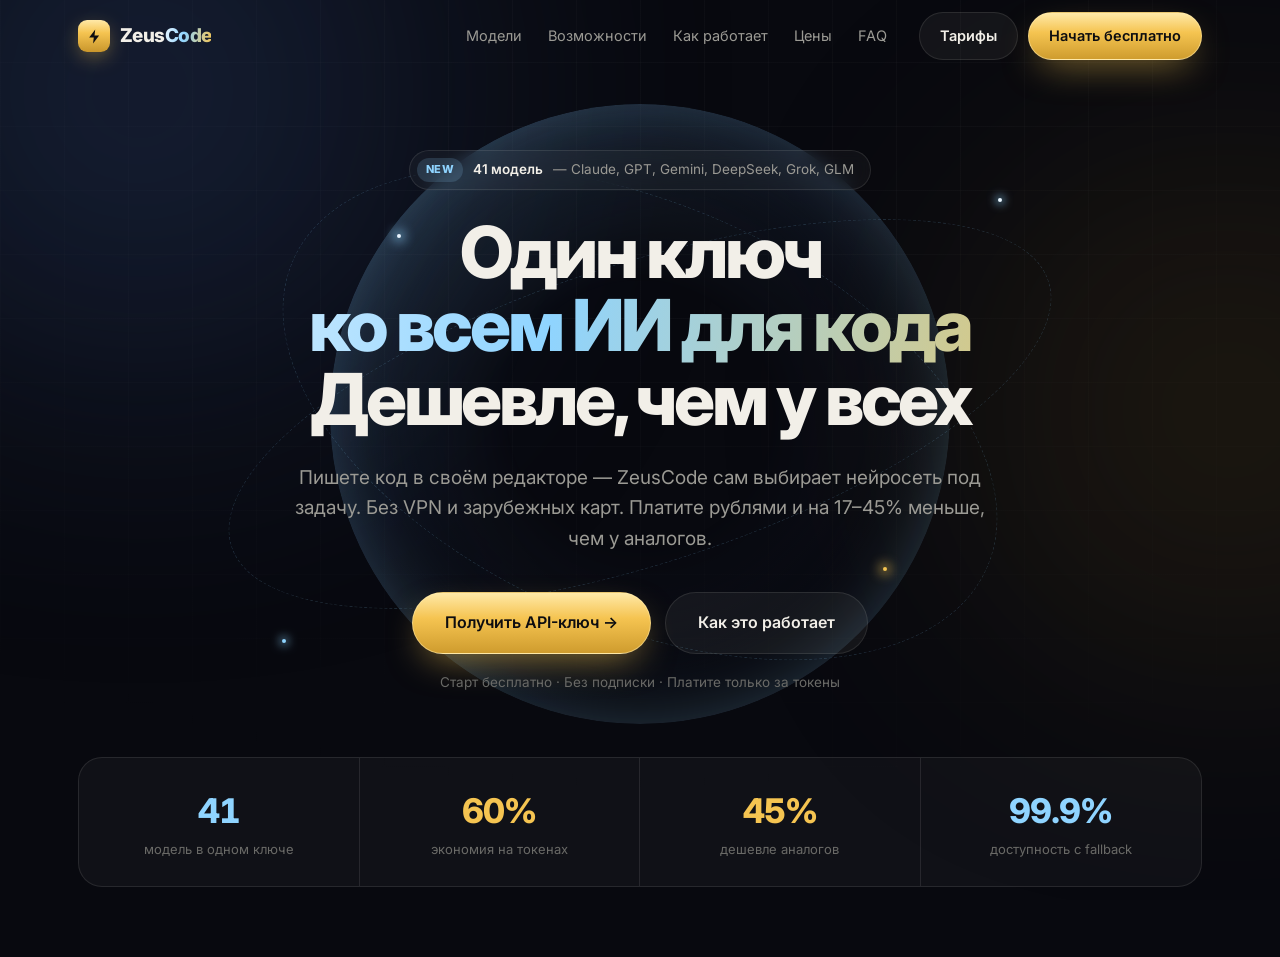
<file: previews/a.html>
<!DOCTYPE html>
<html lang="ru">
<head>
<meta charset="UTF-8">
<meta name="viewport" content="width=device-width, initial-scale=1">
<title>ZeusCode — вариант A: Storm-forged</title>
<link rel="preconnect" href="https://fonts.googleapis.com">
<link rel="preconnect" href="https://fonts.gstatic.com" crossorigin>
<link href="https://fonts.googleapis.com/css2?family=Inter:wght@400;500;600;700;800&display=swap" rel="stylesheet">
<link rel="stylesheet" href="base.css">
<style>
:root {
  /* A — Storm-forged: грозовой графит + молния + золото, тёплый мрамор в тексте */
  --bg: #08090f;
  --text: #f2efe8;
  --muted: #9b9a94;
  --dim: #6a6a67;
  --stroke: rgba(242,239,232,0.10);
  --surface: rgba(242,239,232,0.035);
  --grid: rgba(242,239,232,0.022);

  --bolt: #8fd4ff;
  --gold: #f5c451;
  --ink: #0d0d10;

  --mark: linear-gradient(180deg, #ffe9a8 0%, #f5c451 40%, #c9962c 100%);
  --mark-glow: 0 6px 22px -6px rgba(245,196,81,0.75);
  --grad-text: linear-gradient(100deg, #eaf6ff 0%, #8fd4ff 42%, #f5c451 100%);

  --cta-bg: linear-gradient(180deg, #ffe9a8 0%, #f5c451 42%, #cf9c2e 100%);
  --cta-fg: #0d0d10;
  --cta-edge: rgba(255,233,168,0.55);
  --cta-shadow: 0 14px 36px -12px rgba(245,196,81,0.6);
  --ghost-bg: rgba(242,239,232,0.05);

  --pill-bg: rgba(143,212,255,0.16);
  --pill-fg: #8fd4ff;

  --planet: radial-gradient(circle at 36% 32%, rgba(143,212,255,0.20), rgba(30,44,70,0.30) 45%, rgba(8,9,15,0) 72%);
  --planet-rim: inset 0 0 90px -10px rgba(143,212,255,0.30);
  --orbit: rgba(143,212,255,0.16);
}
.blob--1 { width: 560px; height: 560px; background: #2a3f6b; opacity: 0.45; top: -190px; left: -140px; }
.blob--2 { width: 420px; height: 420px; background: #7a5a16; opacity: 0.30; top: 200px; right: -160px; }
.stat__n { color: var(--bolt); }
.stat__n.gold { color: var(--gold); }
</style>
</head>
<body>

<div class="bg">
  <div class="bg__grid"></div>
  <div class="blob blob--1"></div>
  <div class="blob blob--2"></div>
  <div class="planet"></div>
  <div class="orbit"></div>
  <div class="orbit orbit--2"></div>
  <div class="spark" style="left:31%;top:26%;background:#eaf6ff;box-shadow:0 0 12px 3px rgba(143,212,255,.9)"></div>
  <div class="spark" style="left:69%;top:63%;background:#f5c451;box-shadow:0 0 12px 3px rgba(245,196,81,.8)"></div>
  <div class="spark" style="left:22%;top:71%;background:#8fd4ff;box-shadow:0 0 10px 2px rgba(143,212,255,.7)"></div>
  <div class="spark" style="left:78%;top:22%;background:#eaf6ff;box-shadow:0 0 10px 2px rgba(143,212,255,.8)"></div>
</div>

<header class="header">
  <div class="wrap header__in">
    <a class="logo" href="#">
      <span class="logo__mark"><svg viewBox="0 0 24 24"><path d="M13 2 4.5 13.5H11l-1 8.5 8.5-11.5H12z" fill="#0d0d10"/></svg></span>
      Zeus<span style="background:var(--grad-text);-webkit-background-clip:text;background-clip:text;color:transparent">Code</span>
    </a>
    <nav class="nav"><a>Модели</a><a>Возможности</a><a>Как работает</a><a>Цены</a><a>FAQ</a></nav>
    <div class="head__cta">
      <a class="btn btn--ghost">Тарифы</a>
      <a class="btn btn--primary">Начать бесплатно</a>
    </div>
  </div>
</header>

<section class="hero">
  <div class="wrap">
    <div class="badge"><span class="pill">NEW</span><b>41 модель</b> — Claude, GPT, Gemini, DeepSeek, Grok, GLM</div>
    <h1>
      <span class="line">Один ключ</span>
      <span class="line accent">ко всем ИИ для кода</span>
      <span class="line">Дешевле, чем у всех</span>
    </h1>
    <p class="sub">Пишете код в своём редакторе — ZeusCode сам выбирает нейросеть под задачу. Без VPN и зарубежных карт. Платите рублями и на 17–45% меньше, чем у аналогов.</p>
    <div class="actions">
      <a class="btn btn--primary btn--lg">Получить API-ключ →</a>
      <a class="btn btn--ghost btn--lg">Как это работает</a>
    </div>
    <p class="note">Старт бесплатно · Без подписки · Платите только за токены</p>

    <div class="stats">
      <div class="stat"><div class="stat__n mono">41</div><div class="stat__l">модель в одном ключе</div></div>
      <div class="stat"><div class="stat__n mono gold">60%</div><div class="stat__l">экономия на токенах</div></div>
      <div class="stat"><div class="stat__n mono gold">45%</div><div class="stat__l">дешевле аналогов</div></div>
      <div class="stat"><div class="stat__n mono">99.9%</div><div class="stat__l">доступность с fallback</div></div>
    </div>
  </div>
</section>

</body>
</html>
</file>
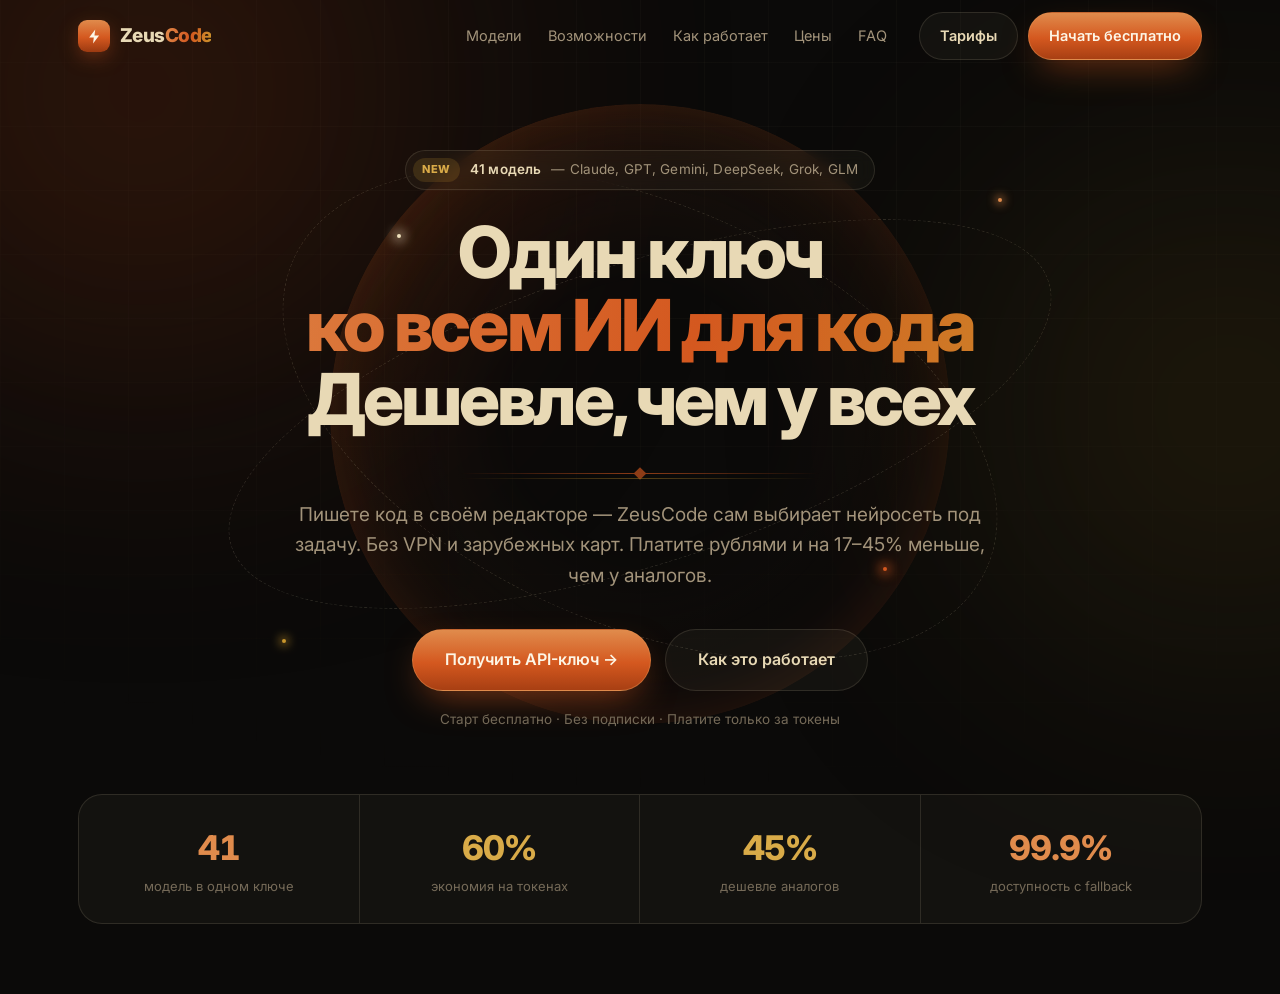
<file: previews/b.html>
<!DOCTYPE html>
<html lang="ru">
<head>
<meta charset="UTF-8">
<meta name="viewport" content="width=device-width, initial-scale=1">
<title>ZeusCode — вариант B: Black-figure</title>
<link rel="preconnect" href="https://fonts.googleapis.com">
<link rel="preconnect" href="https://fonts.gstatic.com" crossorigin>
<link href="https://fonts.googleapis.com/css2?family=Inter:wght@400;500;600;700;800&display=swap" rel="stylesheet">
<link rel="stylesheet" href="base.css">
<style>
:root {
  /* B — Black-figure: чёрный лак + терракота + кремовый, как античная вазопись */
  --bg: #0b0a09;
  --text: #e8d9b5;
  --muted: #a2937a;
  --dim: #756a58;
  --stroke: rgba(232,217,181,0.13);
  --surface: rgba(232,217,181,0.04);
  --grid: rgba(232,217,181,0.025);

  --terra: #d4581f;
  --terra-soft: #e08b4c;
  --gold: #c9962c;
  --ink: #0b0a09;

  --mark: linear-gradient(180deg, #e08b4c 0%, #d4581f 55%, #9c3a11 100%);
  --mark-glow: 0 6px 22px -6px rgba(212,88,31,0.8);
  --grad-text: linear-gradient(100deg, #e08b4c 0%, #d4581f 55%, #c9962c 100%);

  --cta-bg: linear-gradient(180deg, #e08b4c 0%, #d4581f 55%, #a83f13 100%);
  --cta-fg: #fdf6e6;
  --cta-edge: rgba(224,139,76,0.5);
  --cta-shadow: 0 14px 36px -12px rgba(212,88,31,0.62);
  --ghost-bg: rgba(232,217,181,0.045);

  --pill-bg: rgba(201,150,44,0.18);
  --pill-fg: #d9ab48;

  --planet: radial-gradient(circle at 36% 32%, rgba(212,88,31,0.14), rgba(70,38,18,0.20) 45%, rgba(11,10,9,0) 72%);
  --planet-rim: inset 0 0 90px -10px rgba(212,88,31,0.22);
  --orbit: rgba(232,217,181,0.15);
}
.blob--1 { width: 560px; height: 560px; background: #6b2a0e; opacity: 0.40; top: -190px; left: -140px; }
.blob--2 { width: 420px; height: 420px; background: #6d5518; opacity: 0.30; top: 200px; right: -160px; }
.stat__n { color: var(--terra-soft); }
.stat__n.gold { color: #d9ab48; }
/* античный разделитель: тонкая двойная линия с ромбом */
.meander {
  position: relative; height: 1px; margin: 36px auto 0; max-width: 360px;
  background: linear-gradient(90deg, transparent, var(--terra), transparent); opacity: 0.65;
}
.meander::before {
  content: ""; position: absolute; left: 50%; top: -4px; width: 9px; height: 9px;
  transform: translateX(-50%) rotate(45deg); background: var(--terra);
}
.meander::after {
  content: ""; position: absolute; left: 0; right: 0; top: 5px; height: 1px;
  background: linear-gradient(90deg, transparent, rgba(201,150,44,0.6), transparent);
}
h1 { letter-spacing: -0.04em; }
.badge { letter-spacing: 0.01em; }
</style>
</head>
<body>

<div class="bg">
  <div class="bg__grid"></div>
  <div class="blob blob--1"></div>
  <div class="blob blob--2"></div>
  <div class="planet"></div>
  <div class="orbit"></div>
  <div class="orbit orbit--2"></div>
  <div class="spark" style="left:31%;top:26%;background:#f1e2bd;box-shadow:0 0 12px 3px rgba(232,217,181,.8)"></div>
  <div class="spark" style="left:69%;top:63%;background:#d4581f;box-shadow:0 0 12px 3px rgba(212,88,31,.9)"></div>
  <div class="spark" style="left:22%;top:71%;background:#c9962c;box-shadow:0 0 10px 2px rgba(201,150,44,.8)"></div>
  <div class="spark" style="left:78%;top:22%;background:#e08b4c;box-shadow:0 0 10px 2px rgba(224,139,76,.8)"></div>
</div>

<header class="header">
  <div class="wrap header__in">
    <a class="logo" href="#">
      <span class="logo__mark"><svg viewBox="0 0 24 24"><path d="M13 2 4.5 13.5H11l-1 8.5 8.5-11.5H12z" fill="#fdf6e6"/></svg></span>
      Zeus<span style="background:var(--grad-text);-webkit-background-clip:text;background-clip:text;color:transparent">Code</span>
    </a>
    <nav class="nav"><a>Модели</a><a>Возможности</a><a>Как работает</a><a>Цены</a><a>FAQ</a></nav>
    <div class="head__cta">
      <a class="btn btn--ghost">Тарифы</a>
      <a class="btn btn--primary">Начать бесплатно</a>
    </div>
  </div>
</header>

<section class="hero">
  <div class="wrap">
    <div class="badge"><span class="pill">NEW</span><b>41 модель</b> — Claude, GPT, Gemini, DeepSeek, Grok, GLM</div>
    <h1>
      <span class="line">Один ключ</span>
      <span class="line accent">ко всем ИИ для кода</span>
      <span class="line">Дешевле, чем у всех</span>
    </h1>
    <div class="meander"></div>
    <p class="sub">Пишете код в своём редакторе — ZeusCode сам выбирает нейросеть под задачу. Без VPN и зарубежных карт. Платите рублями и на 17–45% меньше, чем у аналогов.</p>
    <div class="actions">
      <a class="btn btn--primary btn--lg">Получить API-ключ →</a>
      <a class="btn btn--ghost btn--lg">Как это работает</a>
    </div>
    <p class="note">Старт бесплатно · Без подписки · Платите только за токены</p>

    <div class="stats">
      <div class="stat"><div class="stat__n mono">41</div><div class="stat__l">модель в одном ключе</div></div>
      <div class="stat"><div class="stat__n mono gold">60%</div><div class="stat__l">экономия на токенах</div></div>
      <div class="stat"><div class="stat__n mono gold">45%</div><div class="stat__l">дешевле аналогов</div></div>
      <div class="stat"><div class="stat__n mono">99.9%</div><div class="stat__l">доступность с fallback</div></div>
    </div>
  </div>
</section>

</body>
</html>
</file>
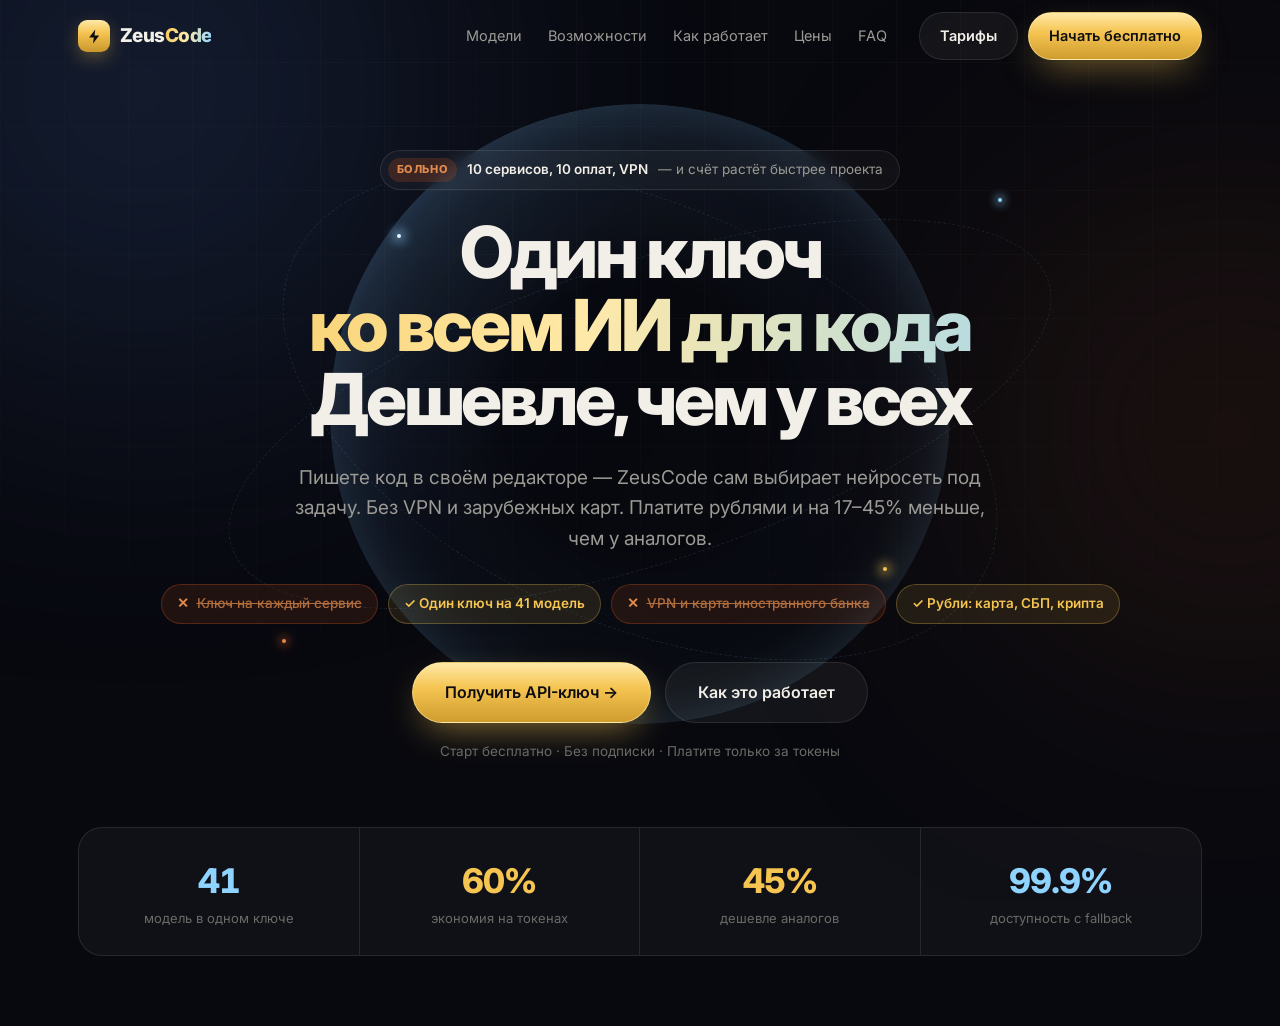
<file: previews/c.html>
<!DOCTYPE html>
<html lang="ru">
<head>
<meta charset="UTF-8">
<meta name="viewport" content="width=device-width, initial-scale=1">
<title>ZeusCode — вариант C: гибрид (гроза + золото + терракота)</title>
<link rel="preconnect" href="https://fonts.googleapis.com">
<link rel="preconnect" href="https://fonts.gstatic.com" crossorigin>
<link href="https://fonts.googleapis.com/css2?family=Inter:wght@400;500;600;700;800&display=swap" rel="stylesheet">
<link rel="stylesheet" href="base.css">
<style>
:root {
  /* C — гибрид: база A, терракота = проблема, золото = решение */
  --bg: #08090f;
  --text: #f2efe8;
  --muted: #9b9a94;
  --dim: #6a6a67;
  --stroke: rgba(242,239,232,0.10);
  --surface: rgba(242,239,232,0.035);
  --grid: rgba(242,239,232,0.022);

  --bolt: #8fd4ff;
  --gold: #f5c451;
  --ink: #0d0d10;

  --mark: linear-gradient(180deg, #ffe9a8 0%, #f5c451 40%, #c9962c 100%);
  --mark-glow: 0 6px 22px -6px rgba(245,196,81,0.75);
  --grad-text: linear-gradient(100deg, #f5c451 0%, #ffe9a8 45%, #8fd4ff 100%);

  --cta-bg: linear-gradient(180deg, #ffe9a8 0%, #f5c451 42%, #cf9c2e 100%);
  --cta-fg: #0d0d10;
  --cta-edge: rgba(255,233,168,0.55);
  --cta-shadow: 0 14px 36px -12px rgba(245,196,81,0.6);
  --ghost-bg: rgba(242,239,232,0.05);

  --pill-bg: rgba(212,88,31,0.20);
  --pill-fg: #e08b4c;

  /* семантика нарратива */
  --bad: #e08b4c; --bad-bg: rgba(212,88,31,0.12); --bad-edge: rgba(212,88,31,0.30);
  --good: #f5c451; --good-bg: rgba(245,196,81,0.10); --good-edge: rgba(245,196,81,0.28);

  --planet: radial-gradient(circle at 36% 32%, rgba(143,212,255,0.18), rgba(30,44,70,0.28) 45%, rgba(8,9,15,0) 72%);
  --planet-rim: inset 0 0 90px -10px rgba(143,212,255,0.26);
  --orbit: rgba(143,212,255,0.14);
}
.blob--1 { width: 560px; height: 560px; background: #2a3f6b; opacity: 0.42; top: -190px; left: -140px; }
.blob--2 { width: 440px; height: 440px; background: #7a3a12; opacity: 0.26; top: 210px; right: -170px; }
.stat__n { color: var(--bolt); }
.stat__n.gold { color: var(--gold); }
</style>
</head>
<body>

<div class="bg">
  <div class="bg__grid"></div>
  <div class="blob blob--1"></div>
  <div class="blob blob--2"></div>
  <div class="planet"></div>
  <div class="orbit"></div>
  <div class="orbit orbit--2"></div>
  <div class="spark" style="left:31%;top:26%;background:#eaf6ff;box-shadow:0 0 12px 3px rgba(143,212,255,.9)"></div>
  <div class="spark" style="left:69%;top:63%;background:#f5c451;box-shadow:0 0 12px 3px rgba(245,196,81,.85)"></div>
  <div class="spark" style="left:22%;top:71%;background:#e08b4c;box-shadow:0 0 10px 2px rgba(212,88,31,.7)"></div>
  <div class="spark" style="left:78%;top:22%;background:#8fd4ff;box-shadow:0 0 10px 2px rgba(143,212,255,.8)"></div>
</div>

<header class="header">
  <div class="wrap header__in">
    <a class="logo" href="#">
      <span class="logo__mark"><svg viewBox="0 0 24 24"><path d="M13 2 4.5 13.5H11l-1 8.5 8.5-11.5H12z" fill="#0d0d10"/></svg></span>
      Zeus<span style="background:var(--grad-text);-webkit-background-clip:text;background-clip:text;color:transparent">Code</span>
    </a>
    <nav class="nav"><a>Модели</a><a>Возможности</a><a>Как работает</a><a>Цены</a><a>FAQ</a></nav>
    <div class="head__cta">
      <a class="btn btn--ghost">Тарифы</a>
      <a class="btn btn--primary">Начать бесплатно</a>
    </div>
  </div>
</header>

<section class="hero">
  <div class="wrap">
    <div class="badge"><span class="pill">БОЛЬНО</span><b>10 сервисов, 10 оплат, VPN</b> — и счёт растёт быстрее проекта</div>
    <h1>
      <span class="line">Один ключ</span>
      <span class="line accent">ко всем ИИ для кода</span>
      <span class="line">Дешевле, чем у всех</span>
    </h1>
    <p class="sub">Пишете код в своём редакторе — ZeusCode сам выбирает нейросеть под задачу. Без VPN и зарубежных карт. Платите рублями и на 17–45% меньше, чем у аналогов.</p>

    <div class="pairs">
      <span class="tag tag--bad">✕ <s>Ключ на каждый сервис</s></span>
      <span class="tag tag--good">✓ Один ключ на 41 модель</span>
      <span class="tag tag--bad">✕ <s>VPN и карта иностранного банка</s></span>
      <span class="tag tag--good">✓ Рубли: карта, СБП, крипта</span>
    </div>

    <div class="actions">
      <a class="btn btn--primary btn--lg">Получить API-ключ →</a>
      <a class="btn btn--ghost btn--lg">Как это работает</a>
    </div>
    <p class="note">Старт бесплатно · Без подписки · Платите только за токены</p>

    <div class="stats">
      <div class="stat"><div class="stat__n mono">41</div><div class="stat__l">модель в одном ключе</div></div>
      <div class="stat"><div class="stat__n mono gold">60%</div><div class="stat__l">экономия на токенах</div></div>
      <div class="stat"><div class="stat__n mono gold">45%</div><div class="stat__l">дешевле аналогов</div></div>
      <div class="stat"><div class="stat__n mono">99.9%</div><div class="stat__l">доступность с fallback</div></div>
    </div>
  </div>
</section>

</body>
</html>
</file>
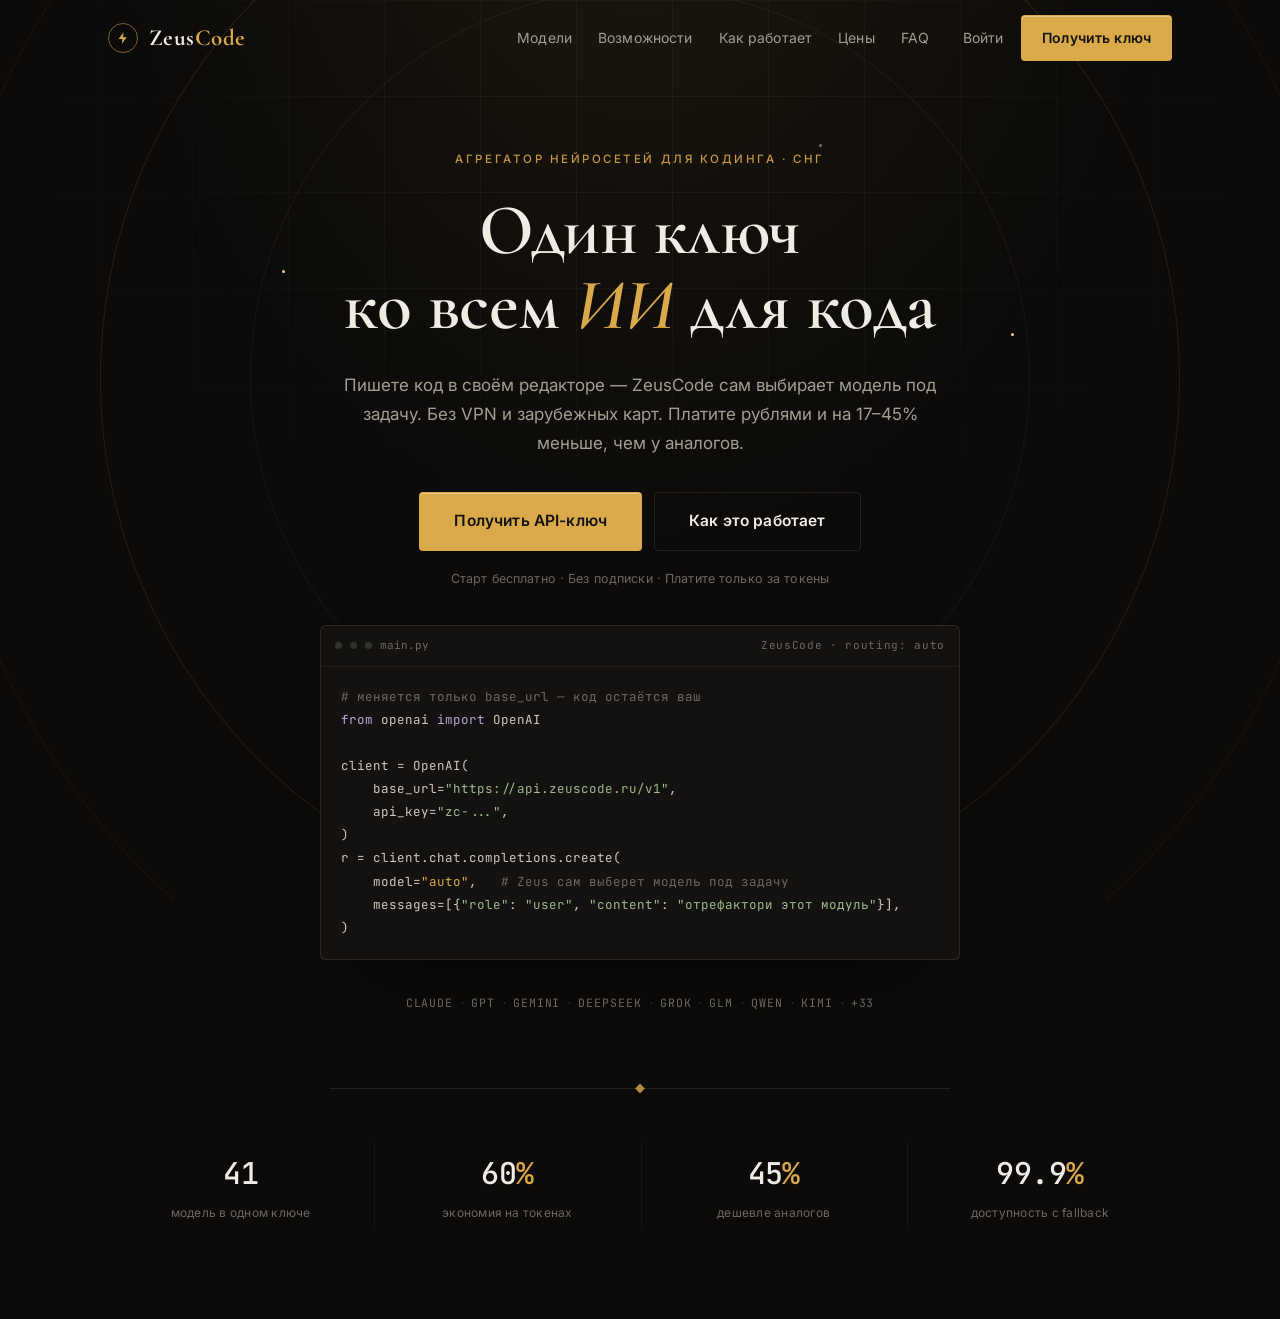
<file: previews/pro.html>
<!DOCTYPE html>
<html lang="ru">
<head>
<meta charset="UTF-8">
<meta name="viewport" content="width=device-width, initial-scale=1">
<title>ZeusCode — Olympus</title>
<link rel="preconnect" href="https://fonts.googleapis.com">
<link rel="preconnect" href="https://fonts.gstatic.com" crossorigin>
<link href="https://fonts.googleapis.com/css2?family=Cormorant+Garamond:ital,wght@0,500;0,600;0,700;1,600&family=Inter:wght@400;500;600;700&family=JetBrains+Mono:wght@500;700&display=swap" rel="stylesheet">
<style>
/* ================== Olympus: одна температура, один акцент ================== */
:root {
  /* тёплый графит — та же температура, что у золота */
  --bg: #0c0b0a;
  --bg-lift: #141210;
  --marble: #f0ece3;
  --muted: #a49d91;
  --dim: #6e685f;
  --hair: rgba(240,236,227,0.10);
  --hair-soft: rgba(240,236,227,0.055);

  --gold: #d9a94a;
  --gold-hi: #f0cf87;
  --gold-deep: #a97c25;
  --ink: #14120e;

  --maxw: 1120px;
}
* { box-sizing: border-box; }
body {
  margin: 0; background: var(--bg); color: var(--marble);
  font-family: "Inter", -apple-system, "Segoe UI", Roboto, sans-serif;
  font-size: 16px; line-height: 1.6; -webkit-font-smoothing: antialiased;
}
a { color: inherit; text-decoration: none; }
.wrap { max-width: var(--maxw); margin: 0 auto; padding: 0 28px; }

/* ---------- фон: один источник света сверху + тонкая сетка ---------- */
.bg { position: fixed; inset: 0; z-index: -1; overflow: hidden; pointer-events: none; }
.bg__light {
  position: absolute; left: 50%; top: -30%; width: 1200px; height: 900px;
  transform: translateX(-50%);
  background: radial-gradient(ellipse at 50% 0%, rgba(217,169,74,0.10), rgba(217,169,74,0.03) 42%, transparent 68%);
}
.bg__grid {
  position: absolute; inset: 0;
  background-image: linear-gradient(var(--hair-soft) 1px, transparent 1px),
                    linear-gradient(90deg, var(--hair-soft) 1px, transparent 1px);
  background-size: 96px 96px;
  -webkit-mask-image: radial-gradient(ellipse 70% 60% at 50% 18%, #000 10%, transparent 72%);
          mask-image: radial-gradient(ellipse 70% 60% at 50% 18%, #000 10%, transparent 72%);
}
/* геометрия вместо размытых пятен: тонкие орбиты */
.arc {
  position: absolute; left: 50%; top: 42%; transform: translate(-50%,-50%) rotate(-14deg);
  border: 1px solid rgba(217,169,74,0.13); border-radius: 50%;
}
.arc--1 { width: 1080px; height: 1080px; }
.arc--2 { width: 780px; height: 780px; border-color: rgba(240,236,227,0.055); }
.arc--3 { width: 1400px; height: 1400px; border-color: rgba(217,169,74,0.07); }
.dot { position: absolute; width: 3px; height: 3px; border-radius: 50%; background: var(--gold-hi); }

/* ---------- хедер ---------- */
.header { position: fixed; inset: 0 0 auto; z-index: 10; border-bottom: 1px solid transparent; }
.header__in { display: flex; align-items: center; gap: 34px; height: 76px; }
.logo { display: flex; align-items: center; gap: 11px; font-size: 19px; letter-spacing: 0.01em; }
.logo__mark {
  width: 30px; height: 30px; flex: none; display: grid; place-items: center;
  border: 1px solid rgba(217,169,74,0.55); border-radius: 50%; color: var(--gold);
}
.logo__mark svg { width: 14px; height: 14px; }
.logo b { font-family: "Cormorant Garamond", Georgia, serif; font-weight: 700; font-size: 23px; letter-spacing: 0.02em; }
.logo span { color: var(--gold); }
.nav { display: flex; gap: 26px; margin-left: auto; font-size: 14px; color: var(--muted); letter-spacing: 0.01em; }
.nav a:hover { color: var(--marble); }
.head__cta { display: flex; align-items: center; gap: 18px; }
</style>
<style id="s2">
/* ---------- кнопки: плоское золото, тёмная гравировка ---------- */
.link { font-size: 14px; color: var(--muted); }
.link:hover { color: var(--marble); }
.btn {
  display: inline-flex; align-items: center; justify-content: center;
  border: 1px solid transparent; border-radius: 4px;
  padding: 11px 20px; font-size: 14px; font-weight: 600; letter-spacing: 0.01em;
  cursor: pointer; white-space: nowrap; transition: 0.2s ease;
}
.btn--lg { padding: 16px 34px; font-size: 15.5px; }
.btn--gold {
  background: var(--gold); color: var(--ink);
  box-shadow: inset 0 1px 0 rgba(255,255,255,0.35);
}
.btn--gold:hover { background: var(--gold-hi); }
.btn--line { color: var(--marble); border-color: var(--hair); background: transparent; }
.btn--line:hover { border-color: rgba(217,169,74,0.55); color: var(--gold-hi); }

/* ---------- герой ---------- */
.hero { padding: 150px 0 90px; text-align: center; }
.eyebrow {
  margin: 0; font-size: 11.5px; font-weight: 500; letter-spacing: 0.22em;
  text-transform: uppercase; color: var(--gold); opacity: 0.9;
}
h1 {
  margin: 26px 0 0;
  font-family: "Cormorant Garamond", Georgia, serif;
  font-weight: 600; font-size: clamp(44px, 5.6vw, 78px); line-height: 1.04;
  letter-spacing: -0.005em; color: var(--marble);
}
h1 em { font-style: italic; font-weight: 600; color: var(--gold); }
.sub {
  margin: 28px auto 0; max-width: 56ch; color: var(--muted);
  font-size: 17px; line-height: 1.7;
}
.actions { display: flex; gap: 12px; justify-content: center; margin-top: 34px; }
.note { margin-top: 18px; font-size: 12.5px; color: var(--dim); letter-spacing: 0.01em; }

/* ---------- разделитель-хайрлайн с ромбом ---------- */
.rule { position: relative; height: 1px; margin: 76px auto 0; max-width: 620px; background: var(--hair); }
.rule::after {
  content: ""; position: absolute; left: 50%; top: -3.5px; width: 7px; height: 7px;
  transform: translateX(-50%) rotate(45deg); background: var(--gold); opacity: 0.8;
}

/* ---------- статы: моно-цифры, без цветного конфетти ---------- */
.stats { margin-top: 54px; display: grid; grid-template-columns: repeat(4, 1fr); gap: 1px; }
.stat { padding: 6px 14px; border-left: 1px solid var(--hair-soft); }
.stat:first-child { border-left: none; }
.stat__n {
  font-family: "JetBrains Mono", ui-monospace, monospace;
  font-weight: 500; font-size: 30px; letter-spacing: -0.02em; color: var(--marble);
}
.stat__n i { font-style: normal; color: var(--gold); }
.stat__l { margin-top: 6px; font-size: 12px; color: var(--dim); letter-spacing: 0.02em; }

/* ---------- модели: моно-строка вместо цветных чипов ---------- */
.models {
  margin-top: 34px; display: flex; flex-wrap: wrap; justify-content: center;
  gap: 10px 18px; font-family: "JetBrains Mono", monospace; font-size: 11.5px;
  color: var(--dim); letter-spacing: 0.08em; text-transform: uppercase;
}
.models span { position: relative; }
.models span + span::before { content: "·"; position: absolute; left: -12px; color: rgba(240,236,227,0.16); }

/* ---------- окно кода: инженерия внутри, миф снаружи ---------- */
.ide {
  margin: 36px auto 0; max-width: 640px; text-align: left;
  background: var(--bg-lift); border: 1px solid var(--hair); border-radius: 6px;
  overflow: hidden; box-shadow: 0 40px 90px -50px rgba(0,0,0,0.9);
}
.ide__bar {
  display: flex; align-items: center; gap: 8px; padding: 11px 14px;
  border-bottom: 1px solid var(--hair-soft);
  font-family: "JetBrains Mono", monospace; font-size: 11px; color: var(--dim);
}
.ide__bar i { width: 7px; height: 7px; border-radius: 50%; background: rgba(240,236,227,0.14); }
.ide__bar span { margin-left: auto; letter-spacing: 0.06em; }
.ide pre {
  margin: 0; padding: 18px 20px 20px;
  font-family: "JetBrains Mono", monospace; font-size: 12.5px; line-height: 1.85;
  color: #cfc9bd; overflow-x: auto;
}
.c { color: #6e685f; }
.k { color: #b9a9d8; }
.s { color: #9fb98d; }
.g { color: var(--gold); }
</style>
</head>
<body>
<div class="bg">
  <div class="bg__light"></div>
  <div class="bg__grid"></div>
  <div class="arc arc--1"></div>
  <div class="arc arc--2"></div>
  <div class="arc arc--3"></div>
  <div class="dot" style="left:22%;top:30%"></div>
  <div class="dot" style="left:79%;top:37%"></div>
  <div class="dot" style="left:35%;top:74%;background:rgba(240,236,227,.55)"></div>
  <div class="dot" style="left:64%;top:16%;background:rgba(240,236,227,.45)"></div>
</div>

<header class="header">
  <div class="wrap header__in">
    <a class="logo" href="#">
      <span class="logo__mark"><svg viewBox="0 0 24 24"><path d="M13 2 4.5 13.5H11l-1 8.5 8.5-11.5H12z" fill="currentColor"/></svg></span>
      <b>Zeus<span>Code</span></b>
    </a>
    <nav class="nav"><a>Модели</a><a>Возможности</a><a>Как работает</a><a>Цены</a><a>FAQ</a></nav>
    <div class="head__cta">
      <a class="link">Войти</a>
      <a class="btn btn--gold">Получить ключ</a>
    </div>
  </div>
</header>

<section class="hero">
  <div class="wrap">
    <p class="eyebrow">Агрегатор нейросетей для кодинга · СНГ</p>
    <h1>
      Один ключ<br>
      ко всем <em>ИИ</em> для кода
    </h1>
    <p class="sub">
      Пишете код в своём редакторе — ZeusCode сам выбирает модель под задачу.
      Без VPN и зарубежных карт. Платите рублями и на 17–45% меньше, чем у аналогов.
    </p>
    <div class="actions">
      <a class="btn btn--gold btn--lg">Получить API-ключ</a>
      <a class="btn btn--line btn--lg">Как это работает</a>
    </div>
    <p class="note">Старт бесплатно · Без подписки · Платите только за токены</p>

    <div class="ide">
      <div class="ide__bar"><i></i><i></i><i></i> main.py <span>ZeusCode · routing: auto</span></div>
<pre><span class="c"># меняется только base_url — код остаётся ваш</span>
<span class="k">from</span> openai <span class="k">import</span> OpenAI

client = OpenAI(
    base_url=<span class="s">"https://api.zeuscode.ru/v1"</span>,
    api_key=<span class="s">"zc-..."</span>,
)
r = client.chat.completions.create(
    model=<span class="g">"auto"</span>,   <span class="c"># Zeus сам выберет модель под задачу</span>
    messages=[{<span class="s">"role"</span>: <span class="s">"user"</span>, <span class="s">"content"</span>: <span class="s">"отрефактори этот модуль"</span>}],
)</pre>
    </div>

    <div class="models">
      <span>Claude</span><span>GPT</span><span>Gemini</span><span>DeepSeek</span><span>Grok</span><span>GLM</span><span>Qwen</span><span>Kimi</span><span>+33</span>
    </div>

    <div class="rule"></div>

    <div class="stats">
      <div class="stat"><div class="stat__n">41</div><div class="stat__l">модель в одном ключе</div></div>
      <div class="stat"><div class="stat__n">60<i>%</i></div><div class="stat__l">экономия на токенах</div></div>
      <div class="stat"><div class="stat__n">45<i>%</i></div><div class="stat__l">дешевле аналогов</div></div>
      <div class="stat"><div class="stat__n">99.9<i>%</i></div><div class="stat__l">доступность с fallback</div></div>
    </div>
  </div>
</section>

</body>
</html>
</file>
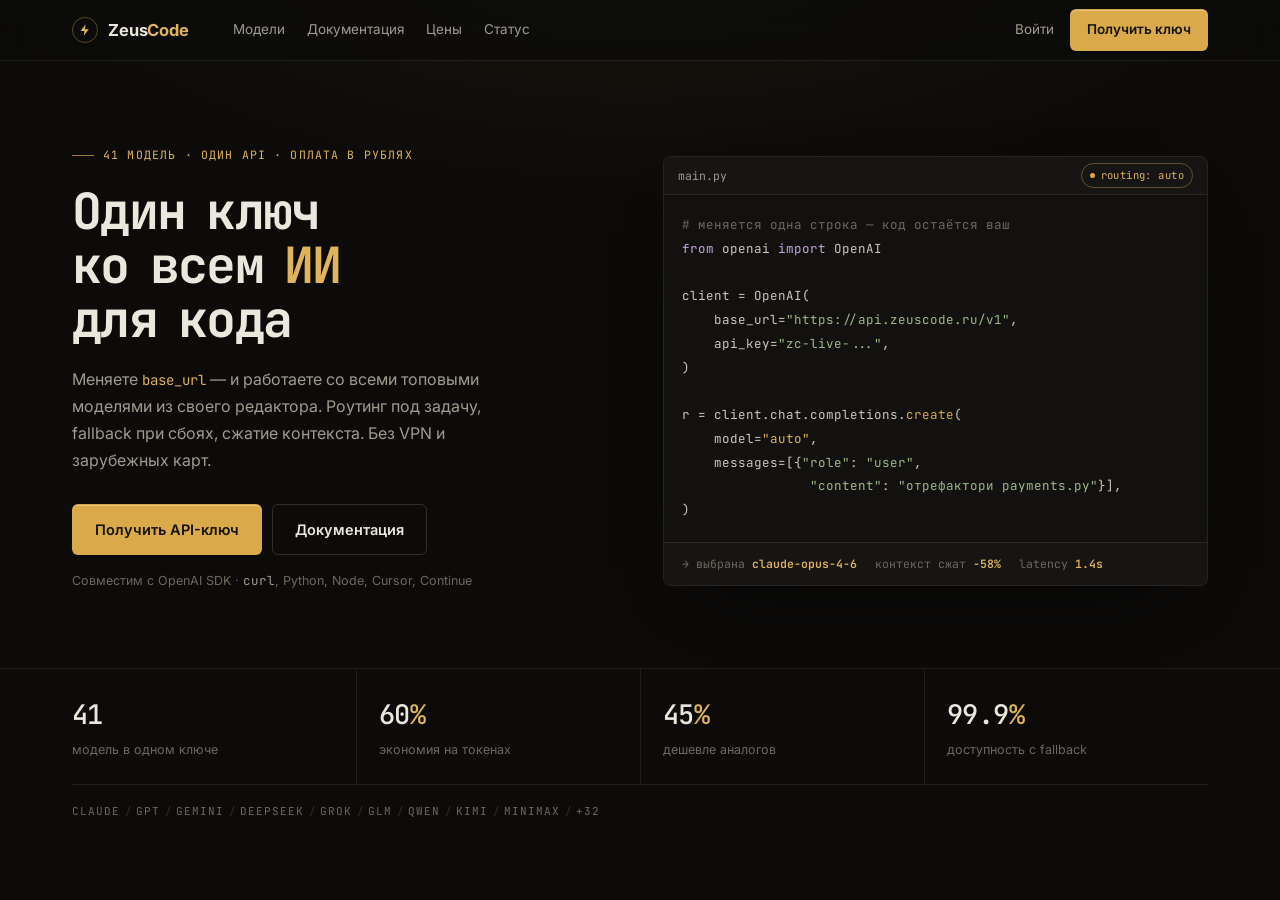
<file: previews/v1.html>
<!DOCTYPE html>
<html lang="ru">
<head>
<meta charset="UTF-8">
<meta name="viewport" content="width=device-width, initial-scale=1">
<title>ZeusCode · 1 — Olympus Terminal</title>
<link rel="preconnect" href="https://fonts.gstatic.com" crossorigin>
<link href="https://fonts.googleapis.com/css2?family=Inter:wght@400;500;600;700&family=JetBrains+Mono:wght@400;500;700&display=swap" rel="stylesheet">
<link rel="stylesheet" href="dev.css">
<style>
:root {
  --ui: "Inter", -apple-system, sans-serif;
  --code: "JetBrains Mono", ui-monospace, monospace;
  --display: "JetBrains Mono", monospace;  /* заголовок в моно — язык терминала */
  --display-w: 700; --display-ls: -0.035em;

  --bg: #0c0b0a;            /* тёплый графит: одна температура с золотом */
  --bg-header: rgba(12,11,10,0.82);
  --panel: #131110; --panel-bar: #171514;
  --panel-shadow: 0 30px 70px -45px #000;
  --fg: #ece7dd; --fg-2: #a09a90; --fg-3: #6d675e;
  --line: rgba(236,231,221,0.09); --line-strong: rgba(236,231,221,0.16);

  --acc: #d9a94a; --acc-hi: #ecc372; --acc-fg: #14120e;
  --acc-text: #e0b45c; --acc-line: rgba(217,169,74,0.38);
  --acc-edge: inset 0 1px 0 rgba(255,255,255,0.28);
  --sec-bg: transparent;

  --code-fg: #cdc7bc; --code-c: #6d675e; --code-k: #c3a6e0; --code-s: #9db98a; --code-f: #d9a94a;
  --radius: 6px; --radius-lg: 8px;
}
.logo__mark { border: 1px solid var(--acc-line); border-radius: 50%; color: var(--acc-text); }
.logo em { font-style: normal; color: var(--acc-text); }
h1 { word-spacing: -0.14em; }  /* моно даёт слишком широкие пробелы */
.grid-fx {
  position: fixed; inset: 0; z-index: -1; pointer-events: none;
  background: radial-gradient(ellipse 80% 50% at 50% -10%, rgba(217,169,74,0.07), transparent 70%);
}
</style>
</head>
<body>
<div class="grid-fx"></div>

<header class="header">
  <div class="wrap header__in">
    <a class="logo"><span class="logo__mark"><svg viewBox="0 0 24 24"><path d="M13 2 4.5 13.5H11l-1 8.5 8.5-11.5H12z" fill="currentColor"/></svg></span><span class="logo__txt">Zeus<em>Code</em></span></a>
    <nav class="nav"><a>Модели</a><a>Документация</a><a>Цены</a><a>Статус</a></nav>
    <div class="header__right">
      <a class="ghostlink">Войти</a>
      <a class="btn btn--primary">Получить ключ</a>
    </div>
  </div>
</header>

<section class="hero">
  <div class="wrap shell">
    <div>
      <p class="eyebrow">41 модель · один API · оплата в рублях</p>
      <h1>Один ключ<br>ко всем <b>ИИ</b><br>для кода</h1>
      <p class="sub">Меняете <code>base_url</code> — и работаете со всеми топовыми моделями из своего редактора. Роутинг под задачу, fallback при сбоях, сжатие контекста. Без VPN и зарубежных карт.</p>
      <div class="actions">
        <a class="btn btn--primary btn--lg">Получить API-ключ</a>
        <a class="btn btn--sec btn--lg">Документация</a>
      </div>
      <p class="note">Совместим с OpenAI SDK · <code>curl</code>, Python, Node, Cursor, Continue</p>
    </div>

    <div class="ide">
      <div class="ide__bar"><span class="ide__tab">main.py</span><span class="ide__badge"><i></i>routing: auto</span></div>
<pre><span class="c"># меняется одна строка — код остаётся ваш</span>
<span class="k">from</span> openai <span class="k">import</span> OpenAI

client = OpenAI(
    base_url=<span class="s">"https://api.zeuscode.ru/v1"</span>,
    api_key=<span class="s">"zc-live-..."</span>,
)

r = client.chat.completions.<span class="f">create</span>(
    model=<span class="a">"auto"</span>,
    messages=[{<span class="s">"role"</span>: <span class="s">"user"</span>,
                <span class="s">"content"</span>: <span class="s">"отрефактори payments.py"</span>}],
)</pre>
      <div class="ide__out">
        <span>→ выбрана <b>claude-opus-4-6</b></span>
        <span>контекст сжат <b>−58%</b></span>
        <span>latency <b>1.4s</b></span>
      </div>
    </div>
  </div>
</section>

<section class="strip">
  <div class="wrap">
    <div class="stats">
      <div class="stat"><div class="stat__n mono">41</div><div class="stat__l">модель в одном ключе</div></div>
      <div class="stat"><div class="stat__n mono">60<i>%</i></div><div class="stat__l">экономия на токенах</div></div>
      <div class="stat"><div class="stat__n mono">45<i>%</i></div><div class="stat__l">дешевле аналогов</div></div>
      <div class="stat"><div class="stat__n mono">99.9<i>%</i></div><div class="stat__l">доступность с fallback</div></div>
    </div>
    <div class="models"><span>Claude</span><span>GPT</span><span>Gemini</span><span>DeepSeek</span><span>Grok</span><span>GLM</span><span>Qwen</span><span>Kimi</span><span>MiniMax</span><span>+32</span></div>
  </div>
</section>

</body>
</html>
</file>
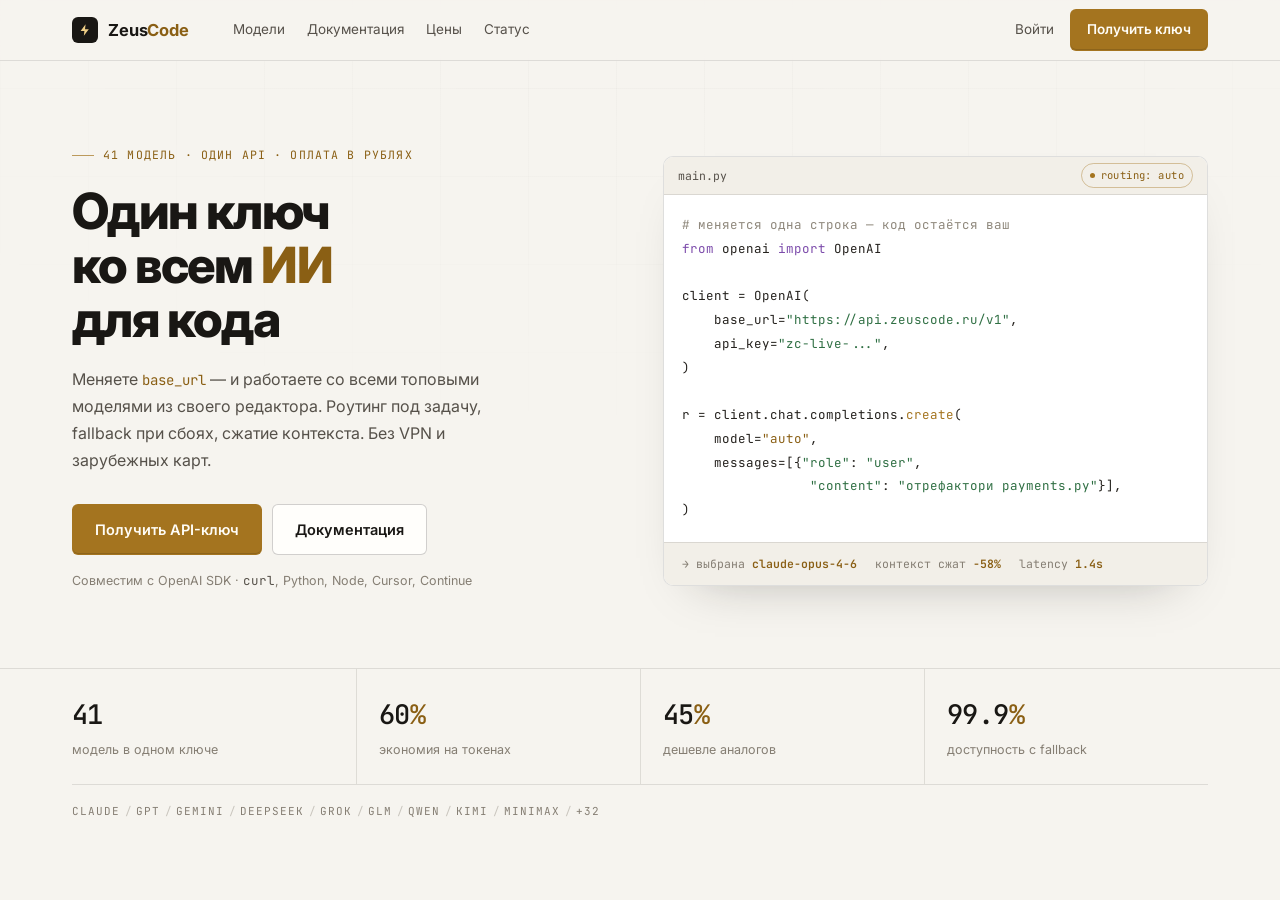
<file: previews/v2.html>
<!DOCTYPE html>
<html lang="ru">
<head>
<meta charset="UTF-8">
<meta name="viewport" content="width=device-width, initial-scale=1">
<title>ZeusCode · 2 — Marble Docs</title>
<link rel="preconnect" href="https://fonts.gstatic.com" crossorigin>
<link href="https://fonts.googleapis.com/css2?family=Inter:wght@400;500;600;700;800&family=JetBrains+Mono:wght@400;500;700&display=swap" rel="stylesheet">
<link rel="stylesheet" href="dev.css">
<style>
:root {
  --ui: "Inter", -apple-system, sans-serif;
  --code: "JetBrains Mono", ui-monospace, monospace;
  --display: "Inter", sans-serif;
  --display-w: 800; --display-ls: -0.032em;

  --bg: #f6f4ef;            /* пентелийский мрамор */
  --bg-header: rgba(246,244,239,0.85);
  --panel: #ffffff; --panel-bar: #f2efe8;
  --panel-shadow: 0 24px 50px -34px rgba(25,23,20,0.34);
  --fg: #191714; --fg-2: #56514a; --fg-3: #857e73;
  --line: rgba(25,23,20,0.11); --line-strong: rgba(25,23,20,0.2);

  --acc: #a4741f; --acc-hi: #8a5f14; --acc-fg: #fffdf7;
  --acc-text: #8a5f14; --acc-line: rgba(164,116,31,0.4);
  --acc-edge: inset 0 -1px 0 rgba(0,0,0,0.14);
  --sec-bg: #fffefb;

  --code-fg: #24211d; --code-c: #8f887c; --code-k: #7c4bab; --code-s: #2f6f43; --code-f: #a4741f;
  --radius: 6px; --radius-lg: 10px;
}
.logo__mark { background: #191714; color: #f0cf87; border-radius: 6px; }
.logo em { font-style: normal; color: var(--acc-text); }
.grid-fx {
  position: fixed; inset: 0; z-index: -1; pointer-events: none;
  background-image: linear-gradient(rgba(25,23,20,0.028) 1px, transparent 1px),
                    linear-gradient(90deg, rgba(25,23,20,0.028) 1px, transparent 1px);
  background-size: 88px 88px;
  -webkit-mask-image: radial-gradient(ellipse 95% 80% at 50% -12%, #000 5%, transparent 78%);
          mask-image: radial-gradient(ellipse 95% 80% at 50% -12%, #000 5%, transparent 78%);
}
.ide { border-color: rgba(25,23,20,0.14); }
.ide__out b { color: var(--acc-text); }
</style>
</head>
<body>
<div class="grid-fx"></div>

<header class="header">
  <div class="wrap header__in">
    <a class="logo"><span class="logo__mark"><svg viewBox="0 0 24 24"><path d="M13 2 4.5 13.5H11l-1 8.5 8.5-11.5H12z" fill="currentColor"/></svg></span><span class="logo__txt">Zeus<em>Code</em></span></a>
    <nav class="nav"><a>Модели</a><a>Документация</a><a>Цены</a><a>Статус</a></nav>
    <div class="header__right">
      <a class="ghostlink">Войти</a>
      <a class="btn btn--primary">Получить ключ</a>
    </div>
  </div>
</header>

<section class="hero">
  <div class="wrap shell">
    <div>
      <p class="eyebrow">41 модель · один API · оплата в рублях</p>
      <h1>Один ключ<br>ко всем <b>ИИ</b><br>для кода</h1>
      <p class="sub">Меняете <code>base_url</code> — и работаете со всеми топовыми моделями из своего редактора. Роутинг под задачу, fallback при сбоях, сжатие контекста. Без VPN и зарубежных карт.</p>
      <div class="actions">
        <a class="btn btn--primary btn--lg">Получить API-ключ</a>
        <a class="btn btn--sec btn--lg">Документация</a>
      </div>
      <p class="note">Совместим с OpenAI SDK · <code>curl</code>, Python, Node, Cursor, Continue</p>
    </div>

    <div class="ide">
      <div class="ide__bar"><span class="ide__tab">main.py</span><span class="ide__badge"><i></i>routing: auto</span></div>
<pre><span class="c"># меняется одна строка — код остаётся ваш</span>
<span class="k">from</span> openai <span class="k">import</span> OpenAI

client = OpenAI(
    base_url=<span class="s">"https://api.zeuscode.ru/v1"</span>,
    api_key=<span class="s">"zc-live-..."</span>,
)

r = client.chat.completions.<span class="f">create</span>(
    model=<span class="a">"auto"</span>,
    messages=[{<span class="s">"role"</span>: <span class="s">"user"</span>,
                <span class="s">"content"</span>: <span class="s">"отрефактори payments.py"</span>}],
)</pre>
      <div class="ide__out">
        <span>→ выбрана <b>claude-opus-4-6</b></span>
        <span>контекст сжат <b>−58%</b></span>
        <span>latency <b>1.4s</b></span>
      </div>
    </div>
  </div>
</section>

<section class="strip">
  <div class="wrap">
    <div class="stats">
      <div class="stat"><div class="stat__n mono">41</div><div class="stat__l">модель в одном ключе</div></div>
      <div class="stat"><div class="stat__n mono">60<i>%</i></div><div class="stat__l">экономия на токенах</div></div>
      <div class="stat"><div class="stat__n mono">45<i>%</i></div><div class="stat__l">дешевле аналогов</div></div>
      <div class="stat"><div class="stat__n mono">99.9<i>%</i></div><div class="stat__l">доступность с fallback</div></div>
    </div>
    <div class="models"><span>Claude</span><span>GPT</span><span>Gemini</span><span>DeepSeek</span><span>Grok</span><span>GLM</span><span>Qwen</span><span>Kimi</span><span>MiniMax</span><span>+32</span></div>
  </div>
</section>

</body>
</html>
</file>
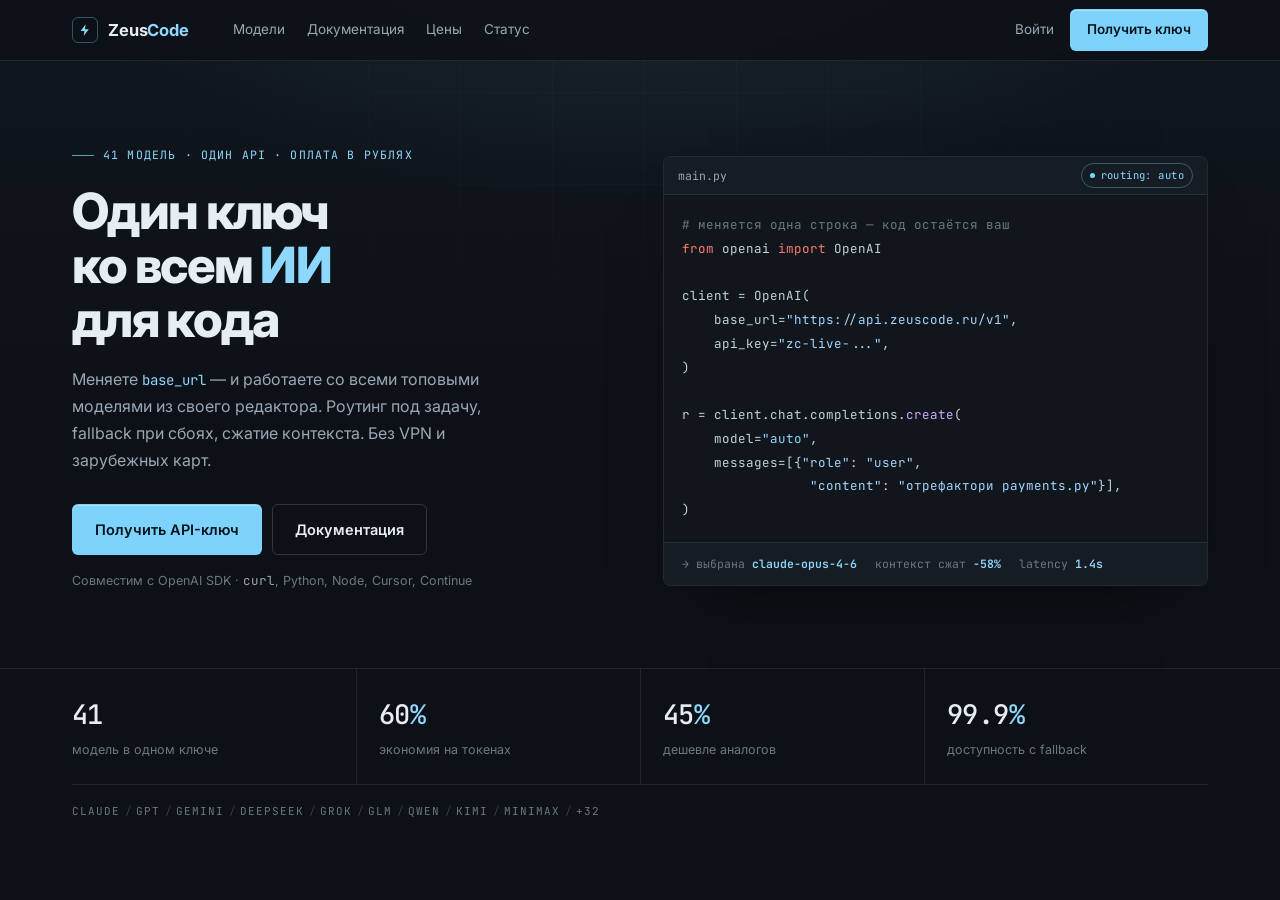
<file: previews/v3.html>
<!DOCTYPE html>
<html lang="ru">
<head>
<meta charset="UTF-8">
<meta name="viewport" content="width=device-width, initial-scale=1">
<title>ZeusCode · 3 — Storm Slate</title>
<link rel="preconnect" href="https://fonts.gstatic.com" crossorigin>
<link href="https://fonts.googleapis.com/css2?family=Inter:wght@400;500;600;700;800&family=JetBrains+Mono:wght@400;500;700&display=swap" rel="stylesheet">
<link rel="stylesheet" href="dev.css">
<style>
:root {
  --ui: "Inter", -apple-system, sans-serif;
  --code: "JetBrains Mono", ui-monospace, monospace;
  --display: "Inter", sans-serif;
  --display-w: 800; --display-ls: -0.034em;

  --bg: #0d1117;            /* грозовой сланец, холодная база */
  --bg-header: rgba(13,17,23,0.82);
  --panel: #11161d; --panel-bar: #161c24;
  --panel-shadow: 0 30px 70px -45px #000;
  --fg: #e6edf3; --fg-2: #9aa7b4; --fg-3: #6b7784;
  --line: rgba(230,237,243,0.09); --line-strong: rgba(230,237,243,0.17);

  --acc: #7dd3fc; --acc-hi: #a8e4ff; --acc-fg: #06131c;
  --acc-text: #8fd8fd; --acc-line: rgba(125,211,252,0.34);
  --acc-edge: inset 0 1px 0 rgba(255,255,255,0.3);
  --sec-bg: transparent;

  --code-fg: #c9d1d9; --code-c: #6b7784; --code-k: #ff7b72; --code-s: #a5d6ff; --code-f: #d2a8ff;
  --radius: 6px; --radius-lg: 8px;
}
.logo__mark { border: 1px solid var(--acc-line); border-radius: 6px; color: var(--acc-text); }
.logo em { font-style: normal; color: var(--acc-text); }
.grid-fx {
  position: fixed; inset: 0; z-index: -1; pointer-events: none;
  background:
    radial-gradient(ellipse 70% 45% at 50% -8%, rgba(125,211,252,0.10), transparent 68%),
    linear-gradient(180deg, #10161e 0%, var(--bg) 46%);
}
.grid-fx::after {
  content: ""; position: absolute; inset: 0;
  background-image: linear-gradient(rgba(230,237,243,0.028) 1px, transparent 1px),
                    linear-gradient(90deg, rgba(230,237,243,0.028) 1px, transparent 1px);
  background-size: 92px 92px;
  -webkit-mask-image: radial-gradient(ellipse 65% 55% at 50% 6%, #000 5%, transparent 72%);
          mask-image: radial-gradient(ellipse 65% 55% at 50% 6%, #000 5%, transparent 72%);
}
.stat__n i { color: var(--acc-text); }
</style>
</head>
<body>
<div class="grid-fx"></div>

<header class="header">
  <div class="wrap header__in">
    <a class="logo"><span class="logo__mark"><svg viewBox="0 0 24 24"><path d="M13 2 4.5 13.5H11l-1 8.5 8.5-11.5H12z" fill="currentColor"/></svg></span><span class="logo__txt">Zeus<em>Code</em></span></a>
    <nav class="nav"><a>Модели</a><a>Документация</a><a>Цены</a><a>Статус</a></nav>
    <div class="header__right">
      <a class="ghostlink">Войти</a>
      <a class="btn btn--primary">Получить ключ</a>
    </div>
  </div>
</header>

<section class="hero">
  <div class="wrap shell">
    <div>
      <p class="eyebrow">41 модель · один API · оплата в рублях</p>
      <h1>Один ключ<br>ко всем <b>ИИ</b><br>для кода</h1>
      <p class="sub">Меняете <code>base_url</code> — и работаете со всеми топовыми моделями из своего редактора. Роутинг под задачу, fallback при сбоях, сжатие контекста. Без VPN и зарубежных карт.</p>
      <div class="actions">
        <a class="btn btn--primary btn--lg">Получить API-ключ</a>
        <a class="btn btn--sec btn--lg">Документация</a>
      </div>
      <p class="note">Совместим с OpenAI SDK · <code>curl</code>, Python, Node, Cursor, Continue</p>
    </div>

    <div class="ide">
      <div class="ide__bar"><span class="ide__tab">main.py</span><span class="ide__badge"><i></i>routing: auto</span></div>
<pre><span class="c"># меняется одна строка — код остаётся ваш</span>
<span class="k">from</span> openai <span class="k">import</span> OpenAI

client = OpenAI(
    base_url=<span class="s">"https://api.zeuscode.ru/v1"</span>,
    api_key=<span class="s">"zc-live-..."</span>,
)

r = client.chat.completions.<span class="f">create</span>(
    model=<span class="a">"auto"</span>,
    messages=[{<span class="s">"role"</span>: <span class="s">"user"</span>,
                <span class="s">"content"</span>: <span class="s">"отрефактори payments.py"</span>}],
)</pre>
      <div class="ide__out">
        <span>→ выбрана <b>claude-opus-4-6</b></span>
        <span>контекст сжат <b>−58%</b></span>
        <span>latency <b>1.4s</b></span>
      </div>
    </div>
  </div>
</section>

<section class="strip">
  <div class="wrap">
    <div class="stats">
      <div class="stat"><div class="stat__n mono">41</div><div class="stat__l">модель в одном ключе</div></div>
      <div class="stat"><div class="stat__n mono">60<i>%</i></div><div class="stat__l">экономия на токенах</div></div>
      <div class="stat"><div class="stat__n mono">45<i>%</i></div><div class="stat__l">дешевле аналогов</div></div>
      <div class="stat"><div class="stat__n mono">99.9<i>%</i></div><div class="stat__l">доступность с fallback</div></div>
    </div>
    <div class="models"><span>Claude</span><span>GPT</span><span>Gemini</span><span>DeepSeek</span><span>Grok</span><span>GLM</span><span>Qwen</span><span>Kimi</span><span>MiniMax</span><span>+32</span></div>
  </div>
</section>

</body>
</html>
</file>
<file: previews/base.css>
/* Общая структура для превью палитр. Цвета задаются в каждом варианте. */
* { box-sizing: border-box; }
body {
  margin: 0; background: var(--bg); color: var(--text);
  font-family: "Inter", -apple-system, "Segoe UI", Roboto, sans-serif;
  font-size: 16px; line-height: 1.6; -webkit-font-smoothing: antialiased;
  overflow-x: hidden;
}
a { color: inherit; text-decoration: none; }
.wrap { width: 100%; max-width: 1180px; margin: 0 auto; padding: 0 28px; }

/* фон */
.bg { position: fixed; inset: 0; z-index: -1; overflow: hidden; pointer-events: none; }
.bg__grid {
  position: absolute; inset: -50%;
  background-image: linear-gradient(var(--grid) 1px, transparent 1px),
                    linear-gradient(90deg, var(--grid) 1px, transparent 1px);
  background-size: 64px 64px;
  -webkit-mask-image: radial-gradient(ellipse 60% 55% at 50% 30%, #000 20%, transparent 75%);
          mask-image: radial-gradient(ellipse 60% 55% at 50% 30%, #000 20%, transparent 75%);
}
.blob { position: absolute; border-radius: 50%; filter: blur(140px); }
.planet {
  position: absolute; left: 50%; top: 46%; width: 620px; height: 620px;
  transform: translate(-50%, -50%); border-radius: 50%;
  background: var(--planet);
  box-shadow: var(--planet-rim);
  -webkit-mask-image: radial-gradient(circle at 50% 50%, transparent 30%, #000 74%);
          mask-image: radial-gradient(circle at 50% 50%, transparent 30%, #000 74%);
}
.orbit {
  position: absolute; left: 50%; top: 46%; width: 860px; height: 300px;
  transform: translate(-50%, -50%) rotate(-18deg);
  border: 1px dashed var(--orbit); border-radius: 50%;
  -webkit-mask-image: radial-gradient(ellipse 46% 60% at 50% 50%, transparent 42%, #000 70%);
          mask-image: radial-gradient(ellipse 46% 60% at 50% 50%, transparent 42%, #000 70%);
}
.orbit--2 { width: 760px; height: 420px; transform: translate(-50%, -50%) rotate(24deg); }
.spark { position: absolute; width: 4px; height: 4px; border-radius: 50%; }

/* хедер */
.header { position: fixed; inset: 0 0 auto; z-index: 10; }
.header__in { display: flex; align-items: center; gap: 32px; height: 72px; }
.logo { display: flex; align-items: center; font-weight: 800; font-size: 19px; letter-spacing: -0.03em; }
.logo__mark {
  width: 32px; height: 32px; border-radius: 9px; margin-right: 10px; flex: none;
  display: grid; place-items: center; background: var(--mark); box-shadow: var(--mark-glow);
}
.logo__mark svg { width: 17px; height: 17px; }
.nav { display: flex; gap: 26px; margin-left: auto; font-size: 14.5px; color: var(--muted); }
.head__cta { display: flex; gap: 10px; }

/* кнопки */
.btn {
  display: inline-flex; align-items: center; gap: 9px; border: 1px solid transparent;
  border-radius: 999px; padding: 11px 20px; font-size: 14.5px; font-weight: 600;
  cursor: pointer; white-space: nowrap;
}
.btn--lg { padding: 17px 32px; font-size: 16px; }
.btn--primary { background: var(--cta-bg); color: var(--cta-fg); box-shadow: var(--cta-shadow); border-color: var(--cta-edge); }
.btn--ghost { background: var(--ghost-bg); color: var(--text); border-color: var(--stroke); }

/* герой */
.hero { position: relative; padding: 150px 0 70px; text-align: center; }
.badge {
  display: inline-flex; align-items: center; gap: 10px; padding: 7px 16px 7px 7px;
  border: 1px solid var(--stroke); border-radius: 999px; background: var(--surface);
  font-size: 13.5px; color: var(--muted); backdrop-filter: blur(8px);
}
.badge .pill {
  padding: 3px 9px; border-radius: 999px; font-size: 11px; font-weight: 800;
  letter-spacing: 0.06em; background: var(--pill-bg); color: var(--pill-fg);
}
.badge b { color: var(--text); font-weight: 600; }
h1 {
  margin: 26px 0 0; font-size: clamp(38px, 5.6vw, 74px); line-height: 1.03;
  letter-spacing: -0.045em; font-weight: 800;
}
h1 .line { display: block; }
.accent { background: var(--grad-text); -webkit-background-clip: text; background-clip: text; color: transparent; }
.sub { margin: 26px auto 0; max-width: 58ch; color: var(--muted); font-size: 19px; }
.actions { display: flex; gap: 14px; justify-content: center; margin-top: 38px; }
.note { margin-top: 18px; font-size: 13.5px; color: var(--dim); }

/* пары проблема → решение (только для гибрида) */
.pairs { display: flex; gap: 10px; justify-content: center; margin-top: 30px; flex-wrap: wrap; }
.tag { display: inline-flex; align-items: center; gap: 8px; padding: 8px 15px; border-radius: 999px; font-size: 13.5px; font-weight: 600; }
.tag--bad { background: var(--bad-bg); color: var(--bad); border: 1px solid var(--bad-edge); }
.tag--good { background: var(--good-bg); color: var(--good); border: 1px solid var(--good-edge); }
.tag s { opacity: 0.75; font-weight: 500; }

/* статы */
.stats {
  margin-top: 64px; display: grid; grid-template-columns: repeat(4, 1fr);
  border: 1px solid var(--stroke); border-radius: 24px; background: var(--surface); overflow: hidden;
}
.stat { padding: 26px 18px; text-align: center; border-right: 1px solid var(--stroke); }
.stat:last-child { border-right: none; }
.stat__n { font-size: 34px; font-weight: 800; letter-spacing: -0.03em; }
.stat__l { font-size: 13px; color: var(--dim); }
.mono { font-variant-numeric: tabular-nums; }
</file>
<file: previews/dev.css>
/* ============ ZeusCode · общая структура превью (цвета — в вариантах) ============ */
* { box-sizing: border-box; }
body {
  margin: 0; background: var(--bg); color: var(--fg);
  font-family: var(--ui); font-size: 15px; line-height: 1.6;
  -webkit-font-smoothing: antialiased;
}
a { color: inherit; text-decoration: none; }
.wrap { max-width: 1200px; margin: 0 auto; padding: 0 32px; }
.mono { font-family: var(--code); font-variant-ligatures: none; }

/* ---------- хедер ---------- */
.header {
  position: sticky; top: 0; z-index: 20;
  background: var(--bg-header); border-bottom: 1px solid var(--line);
  backdrop-filter: blur(12px);
}
.header__in { display: flex; align-items: center; gap: 30px; height: 60px; }
.logo { display: flex; align-items: center; gap: 10px; font-weight: 700; font-size: 16.5px; letter-spacing: -0.01em; }
.logo__mark { width: 26px; height: 26px; flex: none; display: grid; place-items: center; }
.logo__mark svg { width: 14px; height: 14px; }
.nav { display: flex; gap: 22px; margin-left: 14px; font-size: 13.5px; color: var(--fg-2); }
.nav a:hover { color: var(--fg); }
.header__right { display: flex; align-items: center; gap: 16px; margin-left: auto; font-size: 13.5px; }
.header__right .ghostlink { color: var(--fg-2); }
.header__right .ghostlink:hover { color: var(--fg); }

/* ---------- кнопки ---------- */
.btn {
  display: inline-flex; align-items: center; justify-content: center; gap: 8px;
  border: 1px solid transparent; border-radius: var(--radius);
  padding: 9px 16px; font-size: 13.5px; font-weight: 600; cursor: pointer;
  white-space: nowrap; transition: 0.16s ease;
}
.btn--lg { padding: 13px 22px; font-size: 14.5px; }
.btn--primary { background: var(--acc); color: var(--acc-fg); box-shadow: var(--acc-edge); }
.btn--primary:hover { background: var(--acc-hi); }
.btn--sec { color: var(--fg); border-color: var(--line-strong); background: var(--sec-bg); }
.btn--sec:hover { border-color: var(--acc); color: var(--acc-text); }

/* ---------- герой: две колонки, слева текст ---------- */
.hero { padding: 78px 0 64px; }
.shell { display: grid; grid-template-columns: minmax(0,1fr) minmax(0,1.02fr); gap: 56px; align-items: center; }
.eyebrow {
  display: inline-flex; align-items: center; gap: 9px; margin: 0;
  font-family: var(--code); font-size: 11.5px; letter-spacing: 0.1em;
  text-transform: uppercase; color: var(--acc-text);
}
.eyebrow::before { content: ""; width: 22px; height: 1px; background: var(--acc); opacity: 0.7; }
h1 {
  margin: 20px 0 0; font-family: var(--display); font-weight: var(--display-w);
  font-size: clamp(34px, 3.9vw, 54px); line-height: 1.08; letter-spacing: var(--display-ls);
}
h1 b { color: var(--acc-text); font-weight: inherit; }
.sub { margin: 20px 0 0; max-width: 46ch; color: var(--fg-2); font-size: 16px; line-height: 1.68; }
.sub code { font-family: var(--code); font-size: 14px; color: var(--acc-text); }
.actions { display: flex; gap: 10px; margin-top: 30px; flex-wrap: wrap; }
.note { margin-top: 16px; font-size: 12.5px; color: var(--fg-3); }
.note code { font-family: var(--code); color: var(--fg-2); }

/* ---------- окно кода ---------- */
.ide {
  background: var(--panel); border: 1px solid var(--line); border-radius: var(--radius-lg);
  overflow: hidden; box-shadow: var(--panel-shadow);
}
.ide__bar {
  display: flex; align-items: center; gap: 10px; height: 38px; padding: 0 14px;
  border-bottom: 1px solid var(--line); background: var(--panel-bar);
  font-family: var(--code); font-size: 11.5px; color: var(--fg-3);
}
.ide__tab { color: var(--fg-2); }
.ide__badge {
  margin-left: auto; display: inline-flex; align-items: center; gap: 6px;
  padding: 3px 8px; border-radius: 999px; border: 1px solid var(--acc-line);
  color: var(--acc-text); font-size: 10.5px; letter-spacing: 0.04em;
}
.ide__badge i { width: 5px; height: 5px; border-radius: 50%; background: var(--acc); }
.ide pre {
  margin: 0; padding: 18px 18px 20px; overflow-x: auto;
  font-family: var(--code); font-size: 12.5px; line-height: 1.9; color: var(--code-fg);
}
.ide__out {
  border-top: 1px solid var(--line); background: var(--panel-bar);
  padding: 12px 18px; font-family: var(--code); font-size: 11.5px; color: var(--fg-3);
  display: flex; gap: 18px; flex-wrap: wrap;
}
.ide__out b { color: var(--acc-text); font-weight: 600; }
.c { color: var(--code-c); }
.k { color: var(--code-k); }
.s { color: var(--code-s); }
.f { color: var(--code-f); }
.a { color: var(--acc-text); }

/* ---------- нижняя полоса: статы + модели ---------- */
.strip { border-top: 1px solid var(--line); }
.stats { display: grid; grid-template-columns: repeat(4, 1fr); }
.stat { padding: 24px 0; border-left: 1px solid var(--line); padding-left: 22px; }
.stat:first-child { border-left: none; padding-left: 0; }
.stat__n { font-family: var(--code); font-size: 27px; font-weight: 500; letter-spacing: -0.02em; }
.stat__n i { font-style: normal; color: var(--acc-text); }
.stat__l { margin-top: 4px; font-size: 12.5px; color: var(--fg-3); }
.models {
  display: flex; flex-wrap: wrap; gap: 8px 16px; padding: 18px 0 6px;
  border-top: 1px solid var(--line);
  font-family: var(--code); font-size: 11px; letter-spacing: 0.09em;
  text-transform: uppercase; color: var(--fg-3);
}
.models span + span { position: relative; }
.models span + span::before { content: "/"; position: absolute; left: -11px; opacity: 0.4; }

@media (max-width: 980px) {
  .shell { grid-template-columns: 1fr; gap: 34px; }
  .stats { grid-template-columns: repeat(2, 1fr); }
  .stat:nth-child(3) { border-left: none; padding-left: 0; }
  .nav { display: none; }
}
</file>
